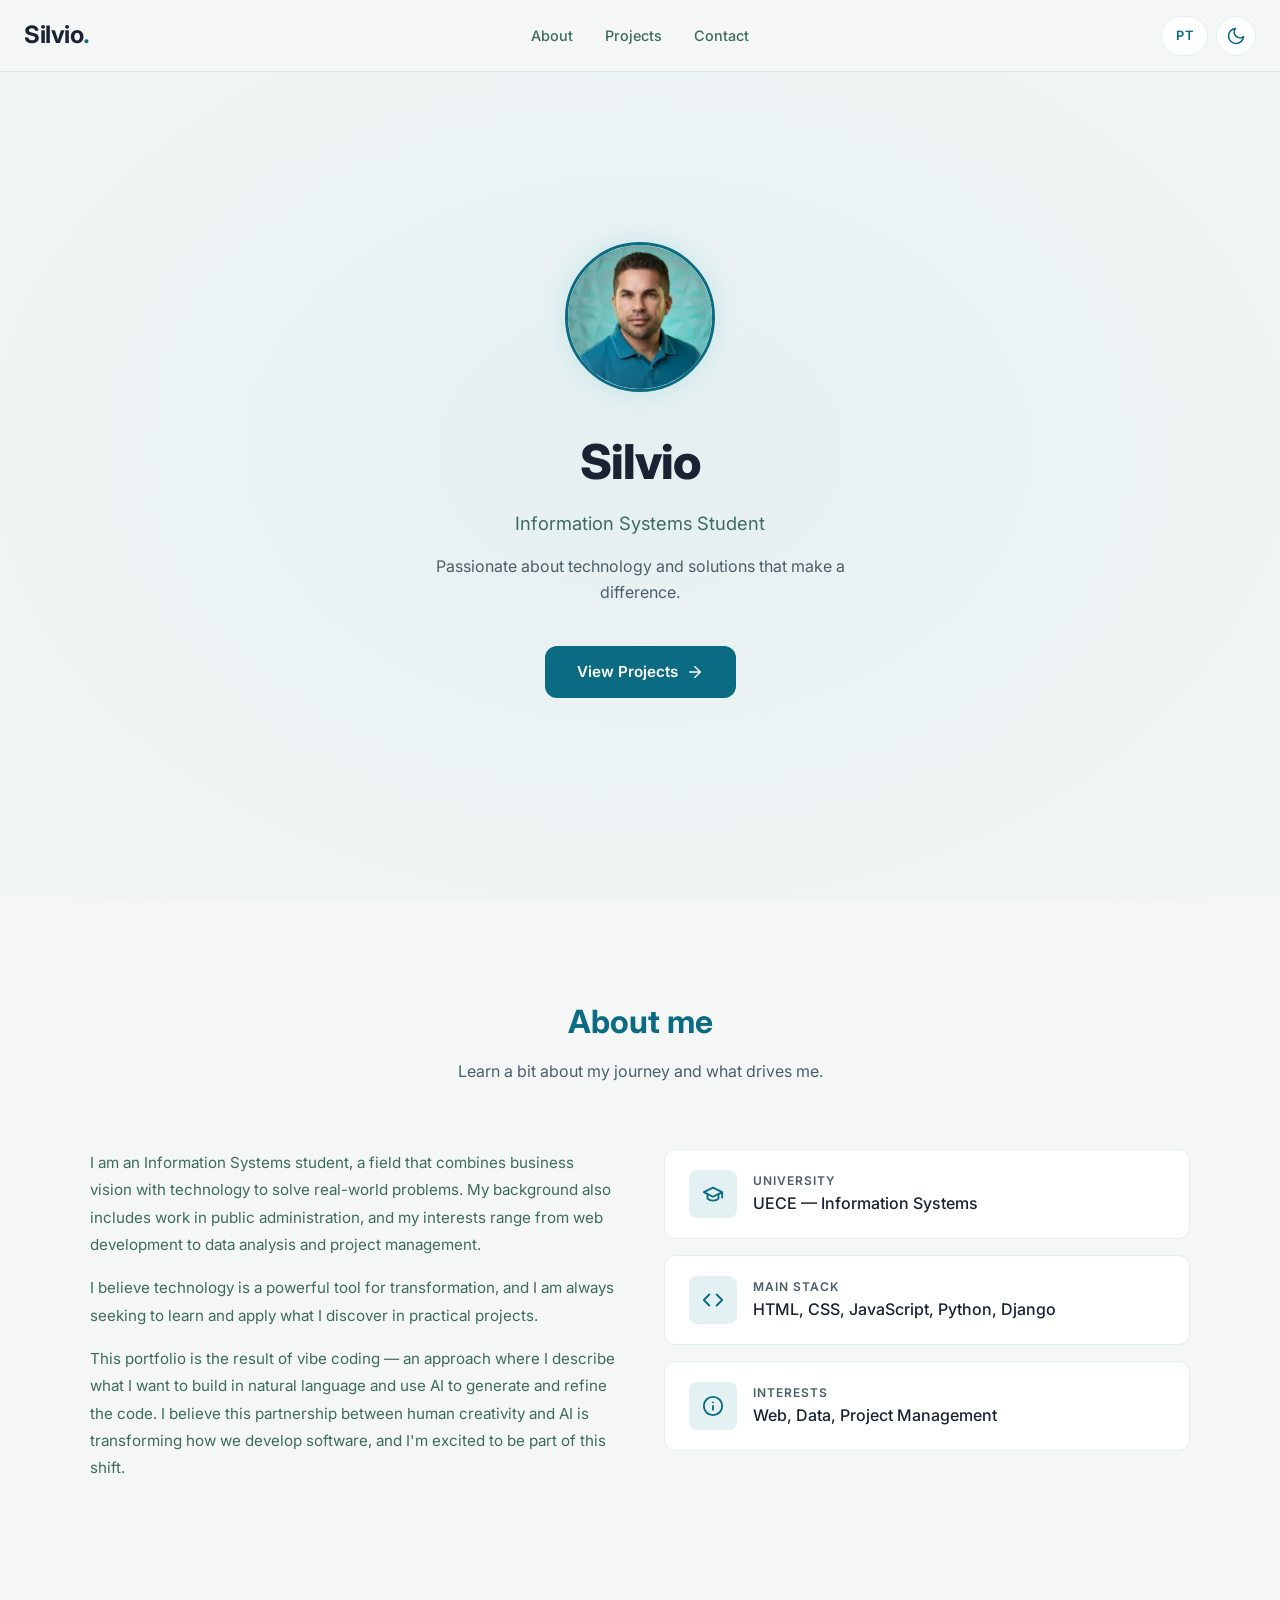
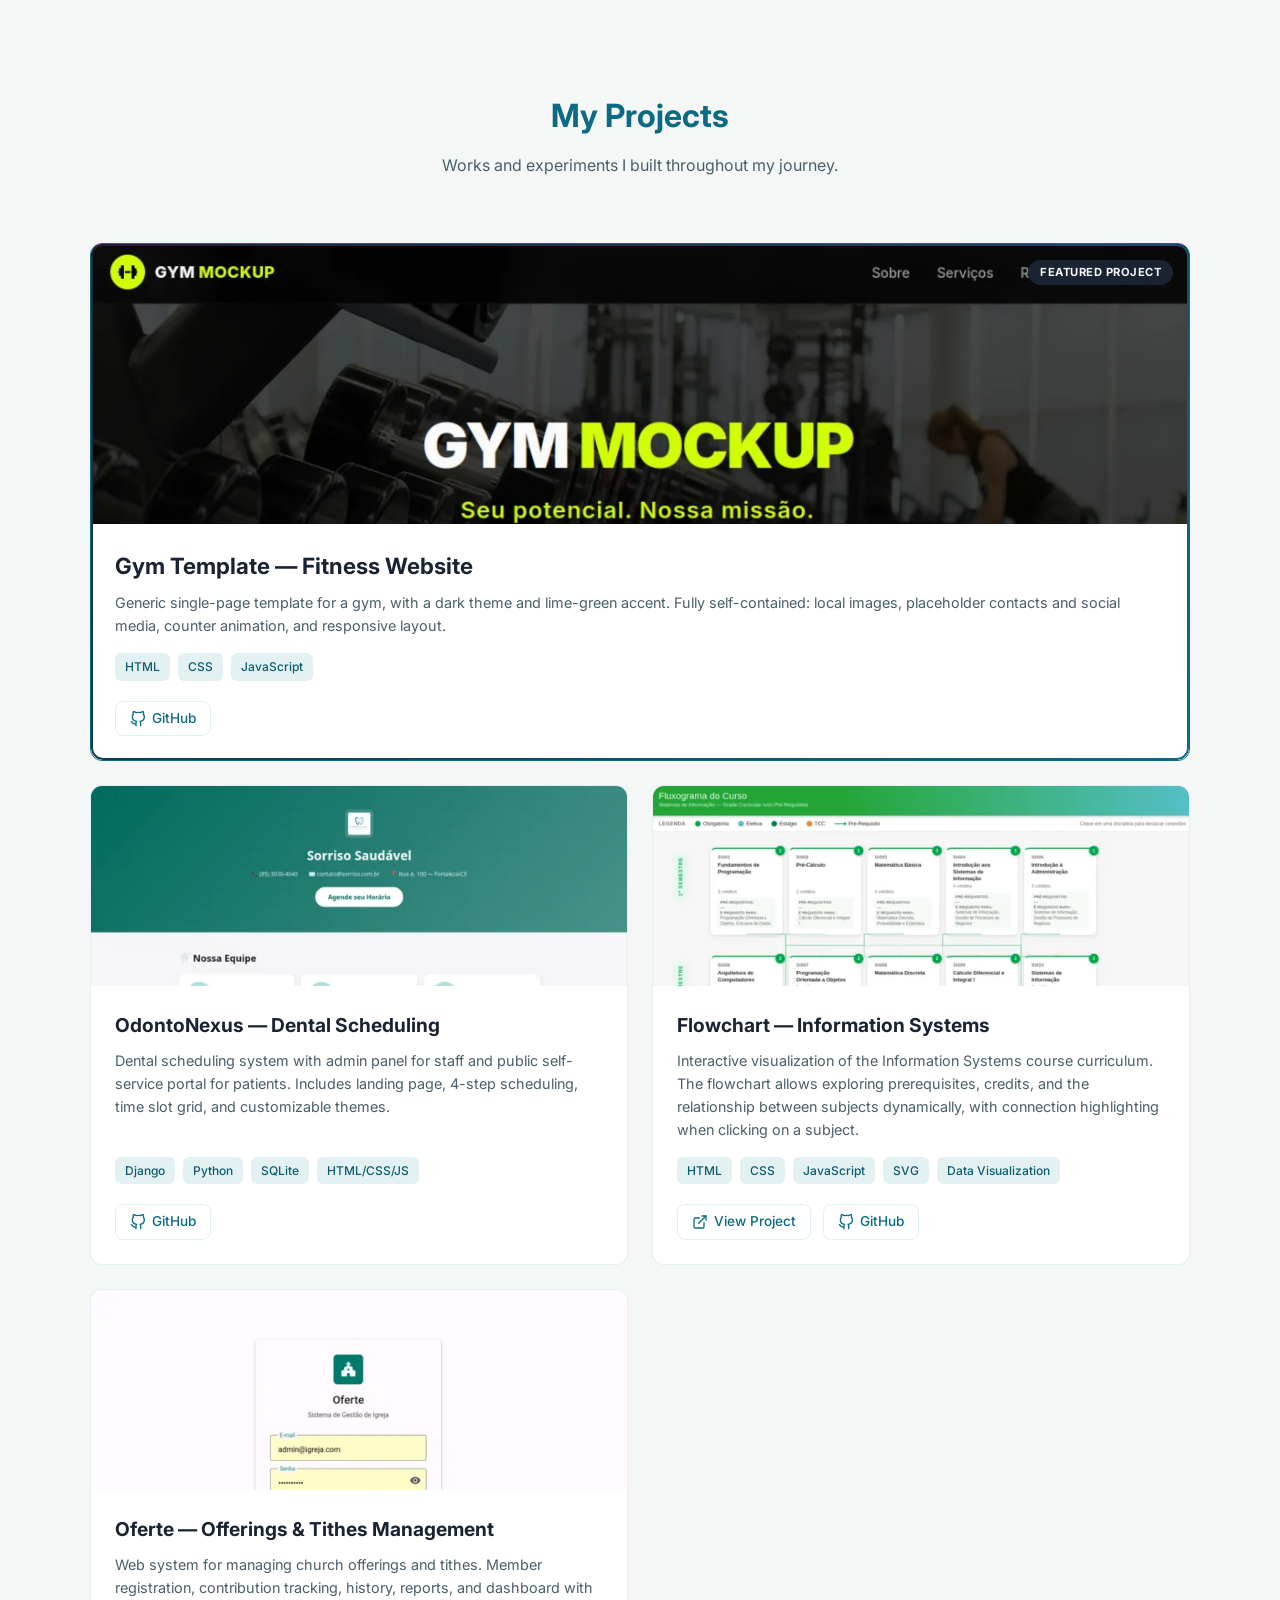
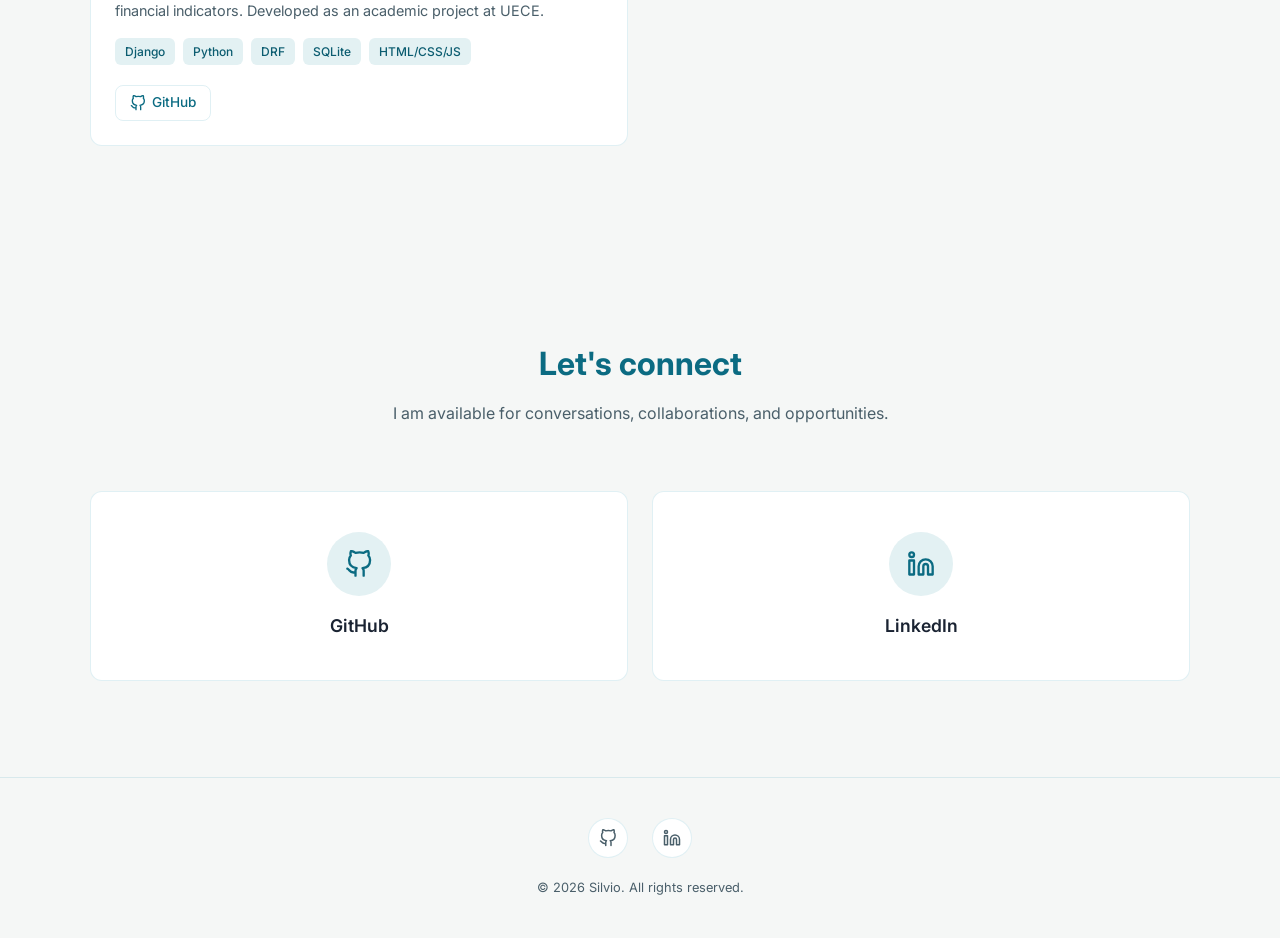
<file: index.html>
<!DOCTYPE html>
<html lang="pt-BR">
<head>
  <meta charset="UTF-8">
  <meta name="viewport" content="width=device-width, initial-scale=1.0">
  <title>Silvio | Portfólio</title>
  <meta name="description" content="Portfólio de Silvio — estudante de Sistemas de Informação na UECE, com projetos em Python/Django, HTML/CSS/JS e visualização de dados.">
  <link rel="canonical" href="https://silviosouza1986.github.io/">
  <meta name="theme-color" content="#0f1419" media="(prefers-color-scheme: dark)">
  <meta name="theme-color" content="#f5f7f6" media="(prefers-color-scheme: light)">

  <!-- Open Graph -->
  <meta property="og:type" content="website">
  <meta property="og:url" content="https://silviosouza1986.github.io/">
  <meta property="og:title" content="Silvio | Portfólio">
  <meta property="og:description" content="Estudante de Sistemas de Informação na UECE, com projetos em Python/Django, HTML/CSS/JS e visualização de dados.">
  <meta property="og:image" content="https://silviosouza1986.github.io/assets/og-image.png">
  <meta property="og:image:width" content="1200">
  <meta property="og:image:height" content="630">
  <meta property="og:image:alt" content="Silvio — Sistemas de Informação">
  <meta property="og:locale" content="pt_BR">
  <meta property="og:locale:alternate" content="en_US">

  <!-- Twitter Card -->
  <meta name="twitter:card" content="summary_large_image">
  <meta name="twitter:title" content="Silvio | Portfólio">
  <meta name="twitter:description" content="Estudante de Sistemas de Informação na UECE, com projetos em Python/Django, HTML/CSS/JS e visualização de dados.">
  <meta name="twitter:image" content="https://silviosouza1986.github.io/assets/og-image.png">

  <link rel="icon" type="image/svg+xml" href="favicon.svg">
  <link rel="apple-touch-icon" href="apple-touch-icon.png">
  <link rel="preconnect" href="https://fonts.googleapis.com">
  <link rel="preconnect" href="https://fonts.gstatic.com" crossorigin>
  <link rel="stylesheet" href="https://fonts.googleapis.com/css2?family=Inter:wght@400;500;600;700;800&display=swap">
  <link rel="stylesheet" href="css/style.css">
</head>
<body>

  <a class="skip-link" href="#conteudo" data-i18n="skip.link">Pular para o conteúdo</a>

  <!-- NAVBAR -->
  <nav class="navbar" id="navbar" aria-label="Navegação principal">
    <a href="#" class="navbar__logo">Silvio<span>.</span></a>
    <ul class="navbar__links" id="navLinks">
      <li><a href="#sobre" data-i18n="nav.sobre">Sobre</a></li>
      <li><a href="#projetos" data-i18n="nav.projetos">Projetos</a></li>
      <li><a href="#contato" data-i18n="nav.contato">Contato</a></li>
    </ul>
    <div class="navbar__actions">
      <button class="lang-toggle" id="langToggle" aria-label="Alternar idioma">
        <span data-i18n="lang.code">EN</span>
      </button>
      <button class="theme-toggle" id="themeToggle" aria-label="Alternar tema">
        <svg aria-hidden="true" width="20" height="20" viewBox="0 0 24 24" fill="none" stroke="currentColor" stroke-width="2" stroke-linecap="round" stroke-linejoin="round">
          <circle cx="12" cy="12" r="5"/>
          <line x1="12" y1="1" x2="12" y2="3"/>
          <line x1="12" y1="21" x2="12" y2="23"/>
          <line x1="4.22" y1="4.22" x2="5.64" y2="5.64"/>
          <line x1="18.36" y1="18.36" x2="19.78" y2="19.78"/>
          <line x1="1" y1="12" x2="3" y2="12"/>
          <line x1="21" y1="12" x2="23" y2="12"/>
          <line x1="4.22" y1="19.78" x2="5.64" y2="18.36"/>
          <line x1="18.36" y1="5.64" x2="19.78" y2="4.22"/>
        </svg>
      </button>
      <button class="navbar__menu-btn" id="menuBtn" aria-label="Menu">
        <svg aria-hidden="true" width="24" height="24" viewBox="0 0 24 24" fill="none" stroke="currentColor" stroke-width="2" stroke-linecap="round">
          <line x1="3" y1="6" x2="21" y2="6"/>
          <line x1="3" y1="12" x2="21" y2="12"/>
          <line x1="3" y1="18" x2="21" y2="18"/>
        </svg>
      </button>
    </div>
  </nav>
  <div class="mobile-overlay" id="mobileOverlay" aria-hidden="true"></div>

  <main id="conteudo">

  <!-- HERO -->
  <section class="hero" id="hero">
    <div class="hero__content">
      <div class="hero__photo">
        <img src="assets/foto-perfil-320.webp"
             srcset="assets/foto-perfil-160.webp 160w, assets/foto-perfil-320.webp 320w"
             sizes="150px" width="320" height="320"
             alt="Silvio — foto de perfil" decoding="async" fetchpriority="high">
      </div>
      <h1 class="hero__name">Silvio</h1>
      <p class="hero__subtitle" data-i18n="hero.subtitle">Estudante de Sistemas de Informação</p>
      <p class="hero__tagline" data-i18n="hero.tagline">Apaixonado por tecnologia e soluções que fazem a diferença.</p>
      <a href="#projetos" class="btn btn--primary">
        <span data-i18n="hero.btn">Ver Projetos</span>
        <svg aria-hidden="true" width="18" height="18" viewBox="0 0 24 24" fill="none" stroke="currentColor" stroke-width="2" stroke-linecap="round" stroke-linejoin="round">
          <line x1="5" y1="12" x2="19" y2="12"/>
          <polyline points="12 5 19 12 12 19"/>
        </svg>
      </a>
    </div>
  </section>

  <!-- SOBRE -->
  <section class="section" id="sobre">
    <div class="container">
      <div class="section__header reveal">
        <h2 class="section__title"><span data-i18n="sobre.title">Sobre</span> <span data-i18n="sobre.title.span" class="text-accent">mim</span></h2>
        <p class="section__subtitle" data-i18n="sobre.subtitle">Conheça um pouco da minha trajetória e do que me move.</p>
      </div>
      <div class="sobre__grid">
        <div class="sobre__text reveal">
          <p data-i18n="sobre.p1">
            Sou estudante de Sistemas de Informação, uma área que une a visão de negócio com a tecnologia para resolver problemas reais. Minha trajetória também inclui atuação em gestão pública, e meu interesse vai do desenvolvimento web à análise de dados e gestão de projetos.
          </p>
          <p data-i18n="sobre.p2">
            Acredito que a tecnologia é uma ferramenta poderosa de transformação, e estou sempre buscando aprender e aplicar o que descubro em projetos práticos.
          </p>
          <p data-i18n="sobre.p3">
            Este portfólio é fruto do vibe coding — uma abordagem onde descrevo em linguagem natural o que quero construir e uso inteligência artificial para gerar e refinar o código. Acredito que essa parceria entre criatividade humana e IA está transformando a forma como desenvolvemos software, e estou animado em fazer parte dessa mudança.
          </p>
        </div>
        <div class="sobre__info reveal">
          <div class="info-card">
            <div class="info-card__icon">
              <svg aria-hidden="true" width="22" height="22" viewBox="0 0 24 24" fill="none" stroke="currentColor" stroke-width="2" stroke-linecap="round" stroke-linejoin="round">
                <path d="M22 10v6M2 10l10-5 10 5-10 5z"/>
                <path d="M6 12v5c3 3 9 3 12 0v-5"/>
              </svg>
            </div>
            <div>
              <div class="info-card__label" data-i18n="sobre.uni">Universidade</div>
              <div class="info-card__value" data-i18n="sobre.uni.value">UECE — Sistemas de Informação</div>
            </div>
          </div>
          <div class="info-card">
            <div class="info-card__icon">
              <svg aria-hidden="true" width="22" height="22" viewBox="0 0 24 24" fill="none" stroke="currentColor" stroke-width="2" stroke-linecap="round" stroke-linejoin="round">
                <polyline points="16 18 22 12 16 6"/>
                <polyline points="8 6 2 12 8 18"/>
              </svg>
            </div>
            <div>
              <div class="info-card__label" data-i18n="sobre.stack">Stack Principal</div>
              <div class="info-card__value" data-i18n="sobre.stack.value">HTML, CSS, JavaScript, Python, Django</div>
            </div>
          </div>
          <div class="info-card">
            <div class="info-card__icon">
              <svg aria-hidden="true" width="22" height="22" viewBox="0 0 24 24" fill="none" stroke="currentColor" stroke-width="2" stroke-linecap="round" stroke-linejoin="round">
                <circle cx="12" cy="12" r="10"/>
                <path d="M12 16v-4"/>
                <path d="M12 8h.01"/>
              </svg>
            </div>
            <div>
              <div class="info-card__label" data-i18n="sobre.interesses">Interesses</div>
              <div class="info-card__value" data-i18n="sobre.interesses.value">Web, Dados, Gestão de Projetos</div>
            </div>
          </div>
        </div>
      </div>
    </div>
  </section>

  <!-- PROJETOS -->
  <section class="section" id="projetos">
    <div class="container">
      <div class="section__header reveal">
        <h2 class="section__title"><span data-i18n="projetos.title">Meus</span> <span data-i18n="projetos.title.span" class="text-accent">Projetos</span></h2>
        <p class="section__subtitle" data-i18n="projetos.subtitle">Trabalhos e experimentos que construí ao longo da minha jornada.</p>
      </div>
      <div class="projetos__grid">

        <!-- PROJETO DESTAQUE: Gym Template -->
        <div class="projeto-card projeto-card--destaque reveal">
          <span class="projeto-card__badge" data-i18n="projetos.badge">Projeto Destaque</span>
          <div class="projeto-card__preview">
            <img src="assets/gym-template-640.webp"
                 srcset="assets/gym-template-640.webp 640w, assets/gym-template-1200.webp 1200w"
                 sizes="(min-width: 1148px) 1052px, calc(100vw - 32px)"
                 width="640" height="339" loading="lazy" decoding="async"
                 alt="Gym Template — site de academia">
          </div>
          <div class="projeto-card__body">
            <h3 class="projeto-card__title" data-i18n="projetos.gym.title">Gym Template — Site de Academia</h3>
            <p class="projeto-card__desc" data-i18n="projetos.gym.desc">
              Template genérico de página única para academia, com tema escuro e acento verde-limão. Totalmente auto-contido: imagens locais, contatos e redes sociais com placeholders, animação de contador e layout responsivo.
            </p>
            <div class="projeto-card__tags">
              <span class="tag">HTML</span>
              <span class="tag">CSS</span>
              <span class="tag">JavaScript</span>
            </div>
            <div class="projeto-card__links">
              <a href="https://github.com/silviosouza1986/gym-template" target="_blank" rel="noopener noreferrer">
                <svg aria-hidden="true" viewBox="0 0 24 24" fill="none" stroke="currentColor" stroke-width="2" stroke-linecap="round" stroke-linejoin="round">
                  <path d="M9 19c-5 1.5-5-2.5-7-3m14 6v-3.87a3.37 3.37 0 0 0-.94-2.61c3.14-.35 6.44-1.54 6.44-7A5.44 5.44 0 0 0 20 4.77 5.07 5.07 0 0 0 19.91 1S18.73.65 16 2.48a13.38 13.38 0 0 0-7 0C6.27.65 5.09 1 5.09 1A5.07 5.07 0 0 0 5 4.77a5.44 5.44 0 0 0-1.5 3.78c0 5.42 3.3 6.61 6.44 7A3.37 3.37 0 0 0 9 18.13V22"/>
                </svg>
                GitHub
              </a>
            </div>
          </div>
        </div>

        <!-- PROJETO: OdontoNexus -->
        <div class="projeto-card reveal">
          <div class="projeto-card__preview">
            <img src="assets/odontonexus-landing-640.webp"
                 srcset="assets/odontonexus-landing-640.webp 640w, assets/odontonexus-landing-1200.webp 1200w"
                 sizes="(min-width: 1148px) 514px, (min-width: 848px) calc(50vw - 36px), calc(100vw - 32px)"
                 width="640" height="320" loading="lazy" decoding="async"
                 alt="Landing page do OdontoNexus">
          </div>
          <div class="projeto-card__body">
            <h3 class="projeto-card__title" data-i18n="projetos.odontonexus.title">OdontoNexus — Agendamento Odontológico</h3>
            <p class="projeto-card__desc" data-i18n="projetos.odontonexus.desc">
              Sistema de agendamento odontológico com painel administrativo para a atendente e portal público de autoatendimento para o cliente. Inclui landing page, agendamento em 4 passos, grade de horários e temas personalizáveis.
            </p>
            <div class="projeto-card__tags">
              <span class="tag">Django</span>
              <span class="tag">Python</span>
              <span class="tag">SQLite</span>
              <span class="tag">HTML/CSS/JS</span>
            </div>
            <div class="projeto-card__links">
              <a href="https://github.com/silviosouza1986/OdontoNexus" target="_blank" rel="noopener noreferrer">
                <svg aria-hidden="true" viewBox="0 0 24 24" fill="none" stroke="currentColor" stroke-width="2" stroke-linecap="round" stroke-linejoin="round">
                  <path d="M9 19c-5 1.5-5-2.5-7-3m14 6v-3.87a3.37 3.37 0 0 0-.94-2.61c3.14-.35 6.44-1.54 6.44-7A5.44 5.44 0 0 0 20 4.77 5.07 5.07 0 0 0 19.91 1S18.73.65 16 2.48a13.38 13.38 0 0 0-7 0C6.27.65 5.09 1 5.09 1A5.07 5.07 0 0 0 5 4.77a5.44 5.44 0 0 0-1.5 3.78c0 5.42 3.3 6.61 6.44 7A3.37 3.37 0 0 0 9 18.13V22"/>
                </svg>
                GitHub
              </a>
            </div>
          </div>
        </div>

        <!-- PROJETO: Fluxograma SI -->
        <div class="projeto-card reveal">
          <div class="projeto-card__preview">
            <img src="fluxograma-si/fluxograma-si-640.webp"
                 srcset="fluxograma-si/fluxograma-si-640.webp 640w, fluxograma-si/fluxograma-si-1200.webp 1200w"
                 sizes="(min-width: 1148px) 514px, (min-width: 848px) calc(50vw - 36px), calc(100vw - 32px)"
                 width="640" height="307" loading="lazy" decoding="async"
                 alt="Fluxograma de Sistemas de Informação">
          </div>
          <div class="projeto-card__body">
            <h3 class="projeto-card__title" data-i18n="projetos.fluxograma.title">Fluxograma — Sistemas de Informação</h3>
            <p class="projeto-card__desc" data-i18n="projetos.fluxograma.desc">
              Visualização interativa da grade curricular do curso de Sistemas de Informação. O fluxograma permite explorar pré-requisitos, créditos e a relação entre disciplinas de forma dinâmica, com destaque de conexões ao clicar em uma matéria.
            </p>
            <div class="projeto-card__tags">
              <span class="tag">HTML</span>
              <span class="tag">CSS</span>
              <span class="tag">JavaScript</span>
              <span class="tag">SVG</span>
              <span class="tag" data-i18n="projetos.fluxograma.tag1">Visualização de Dados</span>
            </div>
            <div class="projeto-card__links">
              <a href="fluxograma-si/index.html" target="_blank" rel="noopener noreferrer">
                <svg aria-hidden="true" viewBox="0 0 24 24" fill="none" stroke="currentColor" stroke-width="2" stroke-linecap="round" stroke-linejoin="round">
                  <path d="M18 13v6a2 2 0 0 1-2 2H5a2 2 0 0 1-2-2V8a2 2 0 0 1 2-2h6"/>
                  <polyline points="15 3 21 3 21 9"/>
                  <line x1="10" y1="14" x2="21" y2="3"/>
                </svg>
                <span data-i18n="projetos.fluxograma.link">Ver Projeto</span>
              </a>
              <a href="https://github.com/silviosouza1986/silviosouza1986.github.io/tree/main/fluxograma-si" target="_blank" rel="noopener noreferrer">
                <svg aria-hidden="true" viewBox="0 0 24 24" fill="none" stroke="currentColor" stroke-width="2" stroke-linecap="round" stroke-linejoin="round">
                  <path d="M9 19c-5 1.5-5-2.5-7-3m14 6v-3.87a3.37 3.37 0 0 0-.94-2.61c3.14-.35 6.44-1.54 6.44-7A5.44 5.44 0 0 0 20 4.77 5.07 5.07 0 0 0 19.91 1S18.73.65 16 2.48a13.38 13.38 0 0 0-7 0C6.27.65 5.09 1 5.09 1A5.07 5.07 0 0 0 5 4.77a5.44 5.44 0 0 0-1.5 3.78c0 5.42 3.3 6.61 6.44 7A3.37 3.37 0 0 0 9 18.13V22"/>
                </svg>
                GitHub
              </a>
            </div>
          </div>
        </div>

        <!-- PROJETO: Oferte -->
        <div class="projeto-card reveal">
          <div class="projeto-card__preview">
            <img src="assets/oferte-login-640.webp"
                 srcset="assets/oferte-login-640.webp 640w, assets/oferte-login-1200.webp 1200w"
                 sizes="(min-width: 1148px) 514px, (min-width: 848px) calc(50vw - 36px), calc(100vw - 32px)"
                 width="640" height="365" loading="lazy" decoding="async"
                 alt="Tela de login do Oferte">
          </div>
          <div class="projeto-card__body">
            <h3 class="projeto-card__title" data-i18n="projetos.oferte.title">Oferte — Gestão de Ofertas e Dízimos</h3>
            <p class="projeto-card__desc" data-i18n="projetos.oferte.desc">
              Sistema web para gestão de ofertas e dízimos em igrejas. Cadastro de membros, registro de contribuições, histórico, relatórios e dashboard com indicadores financeiros. Desenvolvido como projeto acadêmico na UECE.
            </p>
            <div class="projeto-card__tags">
              <span class="tag">Django</span>
              <span class="tag">Python</span>
              <span class="tag">DRF</span>
              <span class="tag">SQLite</span>
              <span class="tag">HTML/CSS/JS</span>
            </div>
            <div class="projeto-card__links">
              <a href="https://github.com/silviosouza1986/oferte" target="_blank" rel="noopener noreferrer">
                <svg aria-hidden="true" viewBox="0 0 24 24" fill="none" stroke="currentColor" stroke-width="2" stroke-linecap="round" stroke-linejoin="round">
                  <path d="M9 19c-5 1.5-5-2.5-7-3m14 6v-3.87a3.37 3.37 0 0 0-.94-2.61c3.14-.35 6.44-1.54 6.44-7A5.44 5.44 0 0 0 20 4.77 5.07 5.07 0 0 0 19.91 1S18.73.65 16 2.48a13.38 13.38 0 0 0-7 0C6.27.65 5.09 1 5.09 1A5.07 5.07 0 0 0 5 4.77a5.44 5.44 0 0 0-1.5 3.78c0 5.42 3.3 6.61 6.44 7A3.37 3.37 0 0 0 9 18.13V22"/>
                </svg>
                GitHub
              </a>
            </div>
          </div>
        </div>

      </div>
    </div>
  </section>

  <!-- CONTATO -->
  <section class="section" id="contato">
    <div class="container">
      <div class="section__header reveal">
        <h2 class="section__title"><span data-i18n="contato.title">Vamos nos</span> <span data-i18n="contato.title.span" class="text-accent">conectar</span></h2>
        <p class="section__subtitle" data-i18n="contato.subtitle">Estou disponível para conversas, colaborações e oportunidades.</p>
      </div>
      <div class="contato__grid">
        <a href="https://github.com/silviosouza1986" class="contato-btn reveal" target="_blank" rel="noopener noreferrer">
          <div class="contato-btn__icon">
            <svg aria-hidden="true" viewBox="0 0 24 24" fill="none" stroke="currentColor" stroke-width="2" stroke-linecap="round" stroke-linejoin="round">
              <path d="M9 19c-5 1.5-5-2.5-7-3m14 6v-3.87a3.37 3.37 0 0 0-.94-2.61c3.14-.35 6.44-1.54 6.44-7A5.44 5.44 0 0 0 20 4.77 5.07 5.07 0 0 0 19.91 1S18.73.65 16 2.48a13.38 13.38 0 0 0-7 0C6.27.65 5.09 1 5.09 1A5.07 5.07 0 0 0 5 4.77a5.44 5.44 0 0 0-1.5 3.78c0 5.42 3.3 6.61 6.44 7A3.37 3.37 0 0 0 9 18.13V22"/>
            </svg>
          </div>
          <span class="contato-btn__label">GitHub</span>
        </a>
        <a href="https://www.linkedin.com/in/silviosouza1986/" class="contato-btn reveal" target="_blank" rel="noopener noreferrer">
          <div class="contato-btn__icon">
            <svg aria-hidden="true" viewBox="0 0 24 24" fill="none" stroke="currentColor" stroke-width="2" stroke-linecap="round" stroke-linejoin="round">
              <path d="M16 8a6 6 0 0 1 6 6v7h-4v-7a2 2 0 0 0-2-2 2 2 0 0 0-2 2v7h-4v-7a6 6 0 0 1 6-6z"/>
              <rect x="2" y="9" width="4" height="12"/>
              <circle cx="4" cy="4" r="2"/>
            </svg>
          </div>
          <span class="contato-btn__label">LinkedIn</span>
        </a>
      </div>
    </div>
  </section>

  </main>

  <!-- FOOTER -->
  <footer class="footer">
    <div class="footer__social">
      <a href="https://github.com/silviosouza1986" aria-label="GitHub" target="_blank" rel="noopener noreferrer">
        <svg aria-hidden="true" viewBox="0 0 24 24" fill="none" stroke="currentColor" stroke-width="2" stroke-linecap="round" stroke-linejoin="round">
          <path d="M9 19c-5 1.5-5-2.5-7-3m14 6v-3.87a3.37 3.37 0 0 0-.94-2.61c3.14-.35 6.44-1.54 6.44-7A5.44 5.44 0 0 0 20 4.77 5.07 5.07 0 0 0 19.91 1S18.73.65 16 2.48a13.38 13.38 0 0 0-7 0C6.27.65 5.09 1 5.09 1A5.07 5.07 0 0 0 5 4.77a5.44 5.44 0 0 0-1.5 3.78c0 5.42 3.3 6.61 6.44 7A3.37 3.37 0 0 0 9 18.13V22"/>
        </svg>
      </a>
      <a href="https://www.linkedin.com/in/silviosouza1986/" aria-label="LinkedIn" target="_blank" rel="noopener noreferrer">
        <svg aria-hidden="true" viewBox="0 0 24 24" fill="none" stroke="currentColor" stroke-width="2" stroke-linecap="round" stroke-linejoin="round">
          <path d="M16 8a6 6 0 0 1 6 6v7h-4v-7a2 2 0 0 0-2-2 2 2 0 0 0-2 2v7h-4v-7a6 6 0 0 1 6-6z"/>
          <rect x="2" y="9" width="4" height="12"/>
          <circle cx="4" cy="4" r="2"/>
        </svg>
      </a>
    </div>
    <p class="footer__copy" data-i18n="footer.copy">© 2026 Silvio. Todos os direitos reservados.</p>
  </footer>

  <script src="js/i18n.js"></script>
  <script src="js/main.js"></script>
</body>
</html>
</file>
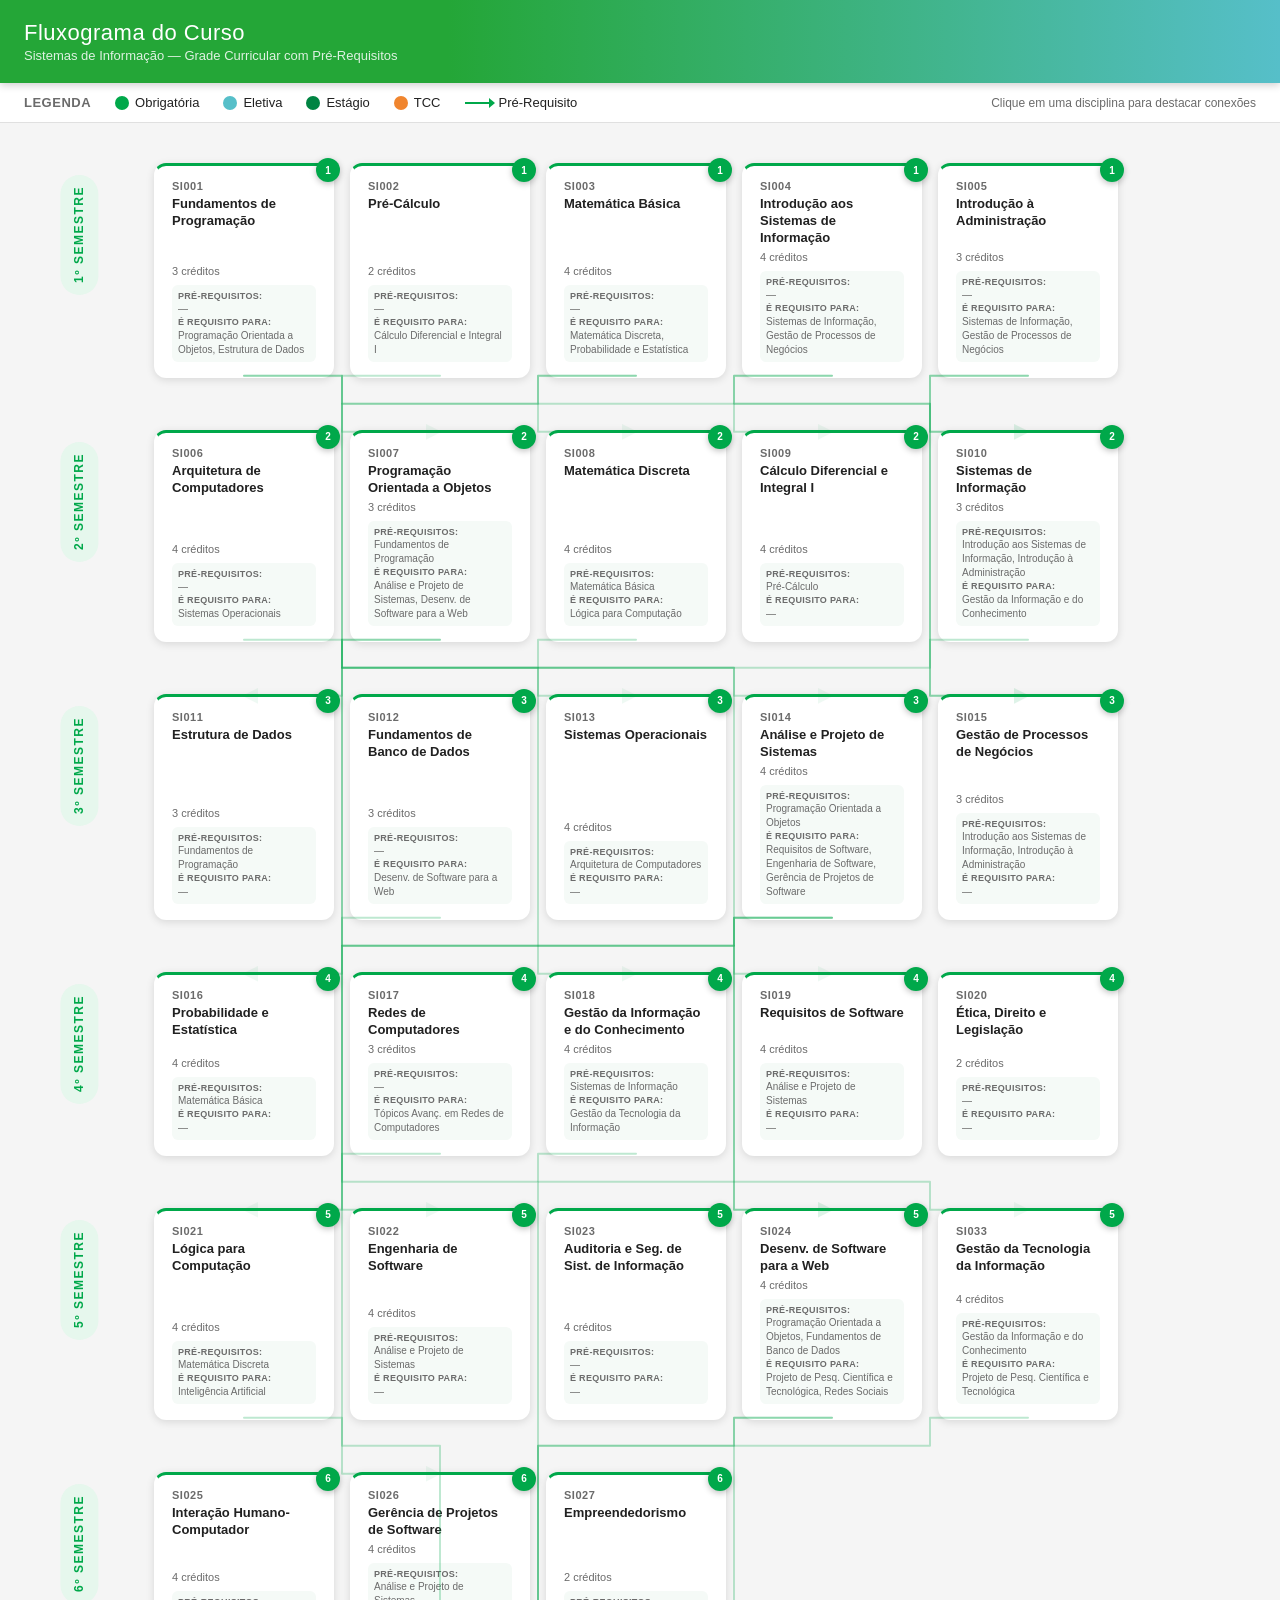
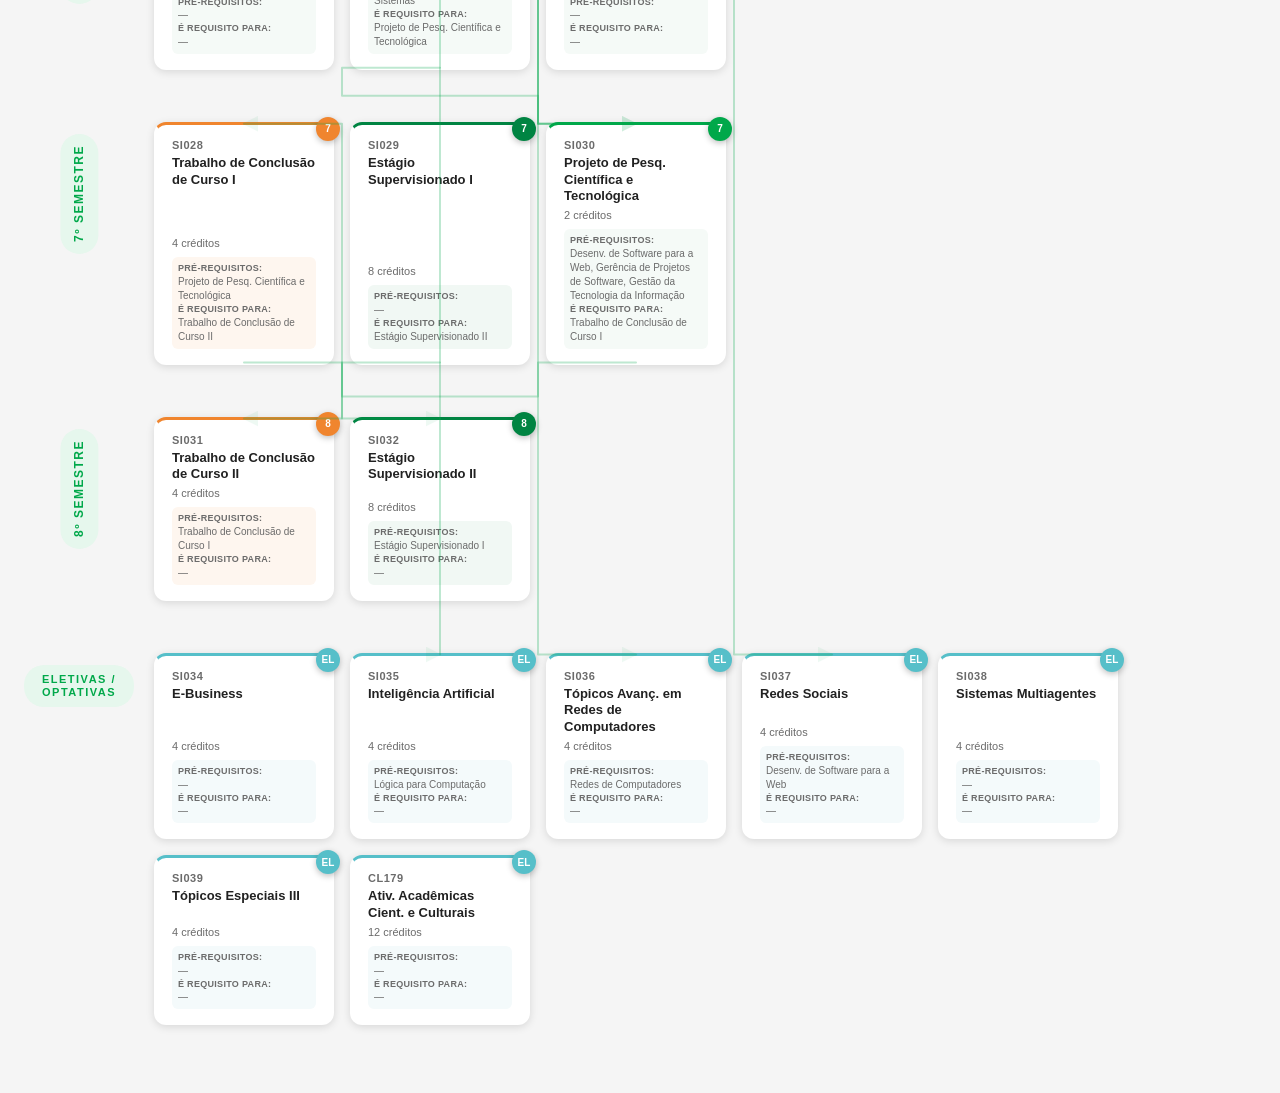
<file: fluxograma-si/index.html>
<!DOCTYPE html>
<html lang="pt-BR">
<head>
<meta charset="UTF-8">
<meta name="viewport" content="width=device-width, initial-scale=1.0">
<meta name="description" content="Fluxograma interativo da grade curricular de Sistemas de Informação: pré-requisitos, créditos e conexões entre disciplinas.">
<title>Fluxograma - Sistemas de Informação</title>
<style>
  * { margin: 0; padding: 0; box-sizing: border-box; }

  :root {
    --primary: #00a84a;
    --primary-light: #e6f7ed;
    --primary-dark: #008442;
    --accent: #f0852e;
    --accent-dark: #e06d10;
    --bg: #f5f5f5;
    --card-bg: #fff;
    --text: #212121;
    --text-secondary: #6b6b6b;
    --border: #e0e0e0;
    --shadow: 0 2px 8px rgba(0,0,0,0.12);
    --shadow-hover: 0 4px 20px rgba(0,0,0,0.18);
    --radius: 12px;
  }

  body {
    font-family: 'Segoe UI', Roboto, 'Helvetica Neue', Arial, sans-serif;
    background: var(--bg);
    color: var(--text);
    min-height: 100vh;
  }

  .app-bar {
    background: linear-gradient(to left, #56BFC9, #24A637 65%);
    color: #fff;
    padding: 20px 24px;
    display: flex;
    align-items: center;
    gap: 16px;
    box-shadow: 0 2px 8px rgba(0,0,0,0.2);
    position: sticky;
    top: 0;
    z-index: 100;
  }

  .app-bar h1 { font-size: 22px; font-weight: 500; letter-spacing: 0.5px; }
  .app-bar .subtitle { font-size: 13px; opacity: 0.85; margin-top: 2px; }

  .legend-bar {
    display: flex;
    gap: 24px;
    padding: 12px 24px;
    background: var(--card-bg);
    border-bottom: 1px solid var(--border);
    flex-wrap: wrap;
    align-items: center;
  }

  .legend-bar .title { font-weight: 600; font-size: 13px; color: var(--text-secondary); text-transform: uppercase; letter-spacing: 0.5px; }

  .legend-item { display: flex; align-items: center; gap: 6px; font-size: 13px; }
  .legend-item .dot { width: 14px; height: 14px; border-radius: 50%; flex-shrink: 0; }
  .legend-item .dot.sem { background: #00a84a; }
  .legend-item .dot.eletiva { background: #56BFC9; }
  .legend-item .dot.estagio { background: #008442; }
  .legend-item .dot.tcc { background: var(--accent); }
  .legend-item .line-sample { width: 28px; height: 2px; background: #00a84a; flex-shrink: 0; position: relative; }
  .legend-item .line-sample::after { content: ''; position: absolute; right: -2px; top: -4px; width: 0; height: 0; border-left: 6px solid #00a84a; border-top: 5px solid transparent; border-bottom: 5px solid transparent; }

  main {
    max-width: 1500px;
    margin: 0 auto;
    padding: 24px;
    overflow-x: auto;
  }

  .flowchart { position: relative; padding-top: 8px; }

  .semester-row {
    display: flex;
    gap: 20px;
    margin-bottom: 36px;
    position: relative;
    align-items: flex-start;
  }

  .semester-sidebar {
    width: 110px;
    min-width: 110px;
    padding-top: 20px;
    text-align: center;
    flex-shrink: 0;
  }

  .semester-sidebar .label {
    font-size: 12px;
    font-weight: 700;
    color: #00a84a;
    text-transform: uppercase;
    letter-spacing: 1.5px;
    background: #e6f7ed;
    border-radius: 20px;
    padding: 8px 12px;
    display: inline-block;
    writing-mode: vertical-lr;
    transform: rotate(180deg);
    min-height: 120px;
    line-height: 1.2;
  }

  .semester-sidebar .label.eletiva-label {
    writing-mode: horizontal-tb;
    transform: none;
    min-height: auto;
    font-size: 11px;
    padding: 8px 12px;
  }

  .cards-wrapper {
    display: flex;
    gap: 16px;
    flex-wrap: wrap;
    flex: 1;
    min-width: 0;
    padding: 8px 0;
  }

  .card {
    background: var(--card-bg);
    border-radius: var(--radius);
    box-shadow: var(--shadow);
    padding: 14px 16px;
    width: 180px;
    min-height: 86px;
    cursor: pointer;
    transition: all 0.25s cubic-bezier(0.4, 0, 0.2, 1);
    position: relative;
    border: 2px solid transparent;
    display: flex;
    flex-direction: column;
    gap: 2px;
    border-top: 3px solid var(--primary);
  }

  .card:hover {
    box-shadow: var(--shadow-hover);
    transform: translateY(-3px);
    border-color: var(--primary);
  }

  .card:focus-visible {
    outline: 3px solid var(--primary-dark);
    outline-offset: 2px;
  }

  .card.active {
    border-color: var(--primary);
    box-shadow: 0 0 0 3px rgba(0,168,74,0.3), var(--shadow-hover);
    transform: translateY(-3px);
    background: #e6f7ed;
  }

  .card.prereq {
    border-color: #008442 !important;
    box-shadow: 0 0 0 3px rgba(0,132,66,0.25), var(--shadow-hover);
    transform: translateY(-3px);
    background: #f1f8e9;
  }

  .card.dependent {
    border-color: var(--accent) !important;
    box-shadow: 0 0 0 3px rgba(240,133,46,0.25), var(--shadow-hover);
    transform: translateY(-3px);
    background: #fef3e8;
  }

  .card .code { font-size: 11px; color: var(--text-secondary); font-weight: 600; letter-spacing: 0.5px; }
  .card .name { font-size: 13px; font-weight: 600; line-height: 1.3; margin: 2px 0; flex: 1; }
  .card .credits { font-size: 11px; color: var(--text-secondary); }
  .card .card-info { font-size: 10px; color: var(--text-secondary); line-height: 1.4; margin-top: 6px; padding: 5px 6px; border-radius: 6px; background: #f5faf7; }
  .card .card-info span { display: block; }
  .card .card-info .label { font-weight: 700; text-transform: uppercase; letter-spacing: 0.3px; font-size: 9px; }
  .card.eletiva .card-info { background: #f4fafb; }
  .card.estagio .card-info { background: #f1f8f4; }
  .card.tcc .card-info { background: #fef6ef; }

  .card .badge {
    position: absolute;
    top: -8px;
    right: -8px;
    width: 24px;
    height: 24px;
    border-radius: 50%;
    color: #fff;
    font-size: 10px;
    font-weight: 700;
    display: flex;
    align-items: center;
    justify-content: center;
    box-shadow: 0 2px 6px rgba(0,0,0,0.25);
    z-index: 5;
  }

  .card .badge { background: #00a84a; }
  .card.eletiva .badge { background: #56BFC9; }
  .card.estagio .badge { background: #008442; }
  .card.tcc .badge { background: #f0852e; }

  .card.eletiva { border-top-color: #56BFC9; }
  .card.estagio { border-top-color: #008442; }
  .card.tcc { border-top-color: var(--accent); }

  .svg-layer {
    position: absolute;
    top: 0;
    left: 0;
    width: 100%;
    height: 100%;
    pointer-events: none;
    z-index: 10;
  }

  .svg-layer svg {
    display: block;
  }

  .semester-row { position: relative; z-index: 2; }

  svg path.connection {
    stroke: #00a84a;
    stroke-width: 2;
    fill: none;
    stroke-linecap: round;
    stroke-linejoin: round;
    opacity: 0.25;
    transition: opacity 0.3s, stroke-width 0.3s;
  }

  svg path.connection.highlighted {
    opacity: 0.85;
    stroke-width: 3;
    stroke: #f0852e;
  }

  svg path.connection.incoming {
    opacity: 0.85;
    stroke-width: 3;
    stroke: #008442;
  }

  svg path.connection.outgoing {
    opacity: 0.85;
    stroke-width: 3;
    stroke: #f0852e;
  }

  .tooltip {
    position: fixed;
    background: #323232;
    color: #fff;
    padding: 12px 18px;
    border-radius: 8px;
    font-size: 13px;
    max-width: 300px;
    box-shadow: 0 8px 28px rgba(0,0,0,0.3);
    pointer-events: none;
    z-index: 1000;
    opacity: 0;
    transition: opacity 0.2s;
    line-height: 1.5;
  }

  .tooltip.visible { opacity: 1; }

  .tooltip .tt-title { font-weight: 600; font-size: 14px; margin-bottom: 4px; }
  .tooltip .tt-label { font-size: 11px; opacity: 0.7; text-transform: uppercase; letter-spacing: 0.5px; }

  @media (prefers-reduced-motion: reduce) {
    *, *::before, *::after {
      animation-duration: 0.01ms !important;
      animation-iteration-count: 1 !important;
      transition-duration: 0.01ms !important;
    }
    .card:hover, .card.active, .card.prereq, .card.dependent {
      transform: none;
    }
  }

  @media (max-width: 768px) {
    .card { width: 150px; min-height: 76px; padding: 10px 12px; }
    .app-bar { padding: 14px 16px; }
    .app-bar h1 { font-size: 18px; }
    main { padding: 12px; }
    .semester-row { gap: 12px; margin-bottom: 28px; }
    .semester-sidebar { width: 60px; min-width: 60px; }
    .semester-sidebar .label { font-size: 10px; padding: 6px 8px; min-height: 80px; }
  }

  @media (max-width: 480px) {
    .card { width: 140px; min-height: 70px; }
    .card .name { font-size: 11px; }
    .semester-row { gap: 8px; margin-bottom: 24px; }
    .legend-bar { gap: 12px; padding: 10px 12px; }
    .semester-sidebar { width: 50px; min-width: 50px; }
  }
</style>
</head>
<body>

<div class="app-bar">
  <div>
    <h1>Fluxograma do Curso</h1>
    <div class="subtitle">Sistemas de Informação &mdash; Grade Curricular com Pré-Requisitos</div>
  </div>
</div>

<div class="legend-bar">
  <span class="title">Legenda</span>
  <span class="legend-item"><span class="dot sem"></span> Obrigatória</span>
  <span class="legend-item"><span class="dot eletiva"></span> Eletiva</span>
  <span class="legend-item"><span class="dot estagio"></span> Estágio</span>
  <span class="legend-item"><span class="dot tcc"></span> TCC</span>
  <span class="legend-item"><span class="line-sample"></span> Pré-Requisito</span>
  <span style="font-size:12px;color:var(--text-secondary);margin-left:auto;">Clique em uma disciplina para destacar conexões</span>
</div>

<main>
  <div class="flowchart" id="flowchart">
    <div class="svg-layer" id="svgLayer">
      <svg id="svgConnections"></svg>
    </div>
  </div>
</main>

<div class="tooltip" id="tooltip"></div>

<script>
  const data = [
    { code: 'SI001', name: 'Fundamentos de Programação', semester: 1, credits: 3, prereqs: [], type: 'obrigatoria' },
    { code: 'SI002', name: 'Pré-Cálculo', semester: 1, credits: 2, prereqs: [], type: 'obrigatoria' },
    { code: 'SI003', name: 'Matemática Básica', semester: 1, credits: 4, prereqs: [], type: 'obrigatoria' },
    { code: 'SI004', name: 'Introdução aos Sistemas de Informação', semester: 1, credits: 4, prereqs: [], type: 'obrigatoria' },
    { code: 'SI005', name: 'Introdução à Administração', semester: 1, credits: 3, prereqs: [], type: 'obrigatoria' },

    { code: 'SI006', name: 'Arquitetura de Computadores', semester: 2, credits: 4, prereqs: [], type: 'obrigatoria' },
    { code: 'SI007', name: 'Programação Orientada a Objetos', semester: 2, credits: 3, prereqs: ['SI001'], type: 'obrigatoria' },
    { code: 'SI008', name: 'Matemática Discreta', semester: 2, credits: 4, prereqs: ['SI003'], type: 'obrigatoria' },
    { code: 'SI009', name: 'Cálculo Diferencial e Integral I', semester: 2, credits: 4, prereqs: ['SI002'], type: 'obrigatoria' },
    { code: 'SI010', name: 'Sistemas de Informação', semester: 2, credits: 3, prereqs: ['SI004', 'SI005'], type: 'obrigatoria' },

    { code: 'SI011', name: 'Estrutura de Dados', semester: 3, credits: 3, prereqs: ['SI001'], type: 'obrigatoria' },
    { code: 'SI012', name: 'Fundamentos de Banco de Dados', semester: 3, credits: 3, prereqs: [], type: 'obrigatoria' },
    { code: 'SI013', name: 'Sistemas Operacionais', semester: 3, credits: 4, prereqs: ['SI006'], type: 'obrigatoria' },
    { code: 'SI014', name: 'Análise e Projeto de Sistemas', semester: 3, credits: 4, prereqs: ['SI007'], type: 'obrigatoria' },
    { code: 'SI015', name: 'Gestão de Processos de Negócios', semester: 3, credits: 3, prereqs: ['SI004', 'SI005'], type: 'obrigatoria' },

    { code: 'SI016', name: 'Probabilidade e Estatística', semester: 4, credits: 4, prereqs: ['SI003'], type: 'obrigatoria' },
    { code: 'SI017', name: 'Redes de Computadores', semester: 4, credits: 3, prereqs: [], type: 'obrigatoria' },
    { code: 'SI018', name: 'Gestão da Informação e do Conhecimento', semester: 4, credits: 4, prereqs: ['SI010'], type: 'obrigatoria' },
    { code: 'SI019', name: 'Requisitos de Software', semester: 4, credits: 4, prereqs: ['SI014'], type: 'obrigatoria' },
    { code: 'SI020', name: 'Ética, Direito e Legislação', semester: 4, credits: 2, prereqs: [], type: 'obrigatoria' },

    { code: 'SI021', name: 'Lógica para Computação', semester: 5, credits: 4, prereqs: ['SI008'], type: 'obrigatoria' },
    { code: 'SI022', name: 'Engenharia de Software', semester: 5, credits: 4, prereqs: ['SI014'], type: 'obrigatoria' },
    { code: 'SI023', name: 'Auditoria e Seg. de Sist. de Informação', semester: 5, credits: 4, prereqs: [], type: 'obrigatoria' },
    { code: 'SI024', name: 'Desenv. de Software para a Web', semester: 5, credits: 4, prereqs: ['SI007', 'SI012'], type: 'obrigatoria' },
    { code: 'SI033', name: 'Gestão da Tecnologia da Informação', semester: 5, credits: 4, prereqs: ['SI018'], type: 'obrigatoria' },

    { code: 'SI025', name: 'Interação Humano-Computador', semester: 6, credits: 4, prereqs: [], type: 'obrigatoria' },
    { code: 'SI026', name: 'Gerência de Projetos de Software', semester: 6, credits: 4, prereqs: ['SI014'], type: 'obrigatoria' },
    { code: 'SI027', name: 'Empreendedorismo', semester: 6, credits: 2, prereqs: [], type: 'obrigatoria' },

    { code: 'SI028', name: 'Trabalho de Conclusão de Curso I', semester: 7, credits: 4, prereqs: ['SI030'], type: 'tcc' },
    { code: 'SI029', name: 'Estágio Supervisionado I', semester: 7, credits: 8, prereqs: [], type: 'estagio' },
    { code: 'SI030', name: 'Projeto de Pesq. Científica e Tecnológica', semester: 7, credits: 2, prereqs: ['SI024', 'SI026', 'SI033'], type: 'obrigatoria' },

    { code: 'SI031', name: 'Trabalho de Conclusão de Curso II', semester: 8, credits: 4, prereqs: ['SI028'], type: 'tcc' },
    { code: 'SI032', name: 'Estágio Supervisionado II', semester: 8, credits: 8, prereqs: ['SI029'], type: 'estagio' },

    { code: 'SI034', name: 'E-Business', semester: 99, credits: 4, prereqs: [], type: 'eletiva' },
    { code: 'SI035', name: 'Inteligência Artificial', semester: 99, credits: 4, prereqs: ['SI021'], type: 'eletiva' },
    { code: 'SI036', name: 'Tópicos Avanç. em Redes de Computadores', semester: 99, credits: 4, prereqs: ['SI017'], type: 'eletiva' },
    { code: 'SI037', name: 'Redes Sociais', semester: 99, credits: 4, prereqs: ['SI024'], type: 'eletiva' },
    { code: 'SI038', name: 'Sistemas Multiagentes', semester: 99, credits: 4, prereqs: [], type: 'eletiva' },
    { code: 'SI039', name: 'Tópicos Especiais III', semester: 99, credits: 4, prereqs: [], type: 'eletiva' },
    { code: 'CL179', name: 'Ativ. Acadêmicas Cient. e Culturais', semester: 99, credits: 12, prereqs: [], type: 'eletiva' },
  ];

  const codeMap = {};
  data.forEach(d => codeMap[d.code] = d);

  function render() {
    const container = document.getElementById('flowchart');
    const svg = document.getElementById('svgConnections');
    svg.innerHTML = '';

    const semesters = {};
    data.forEach(d => {
      const sem = d.semester === 99 ? 99 : d.semester;
      if (!semesters[sem]) semesters[sem] = [];
      semesters[sem].push(d);
    });

    const sortedSems = Object.keys(semesters).map(Number).sort((a, b) => a - b);
    const normalSems = sortedSems.filter(s => s !== 99);
    const hasEletivas = sortedSems.includes(99);

    function createCard(d) {
      const card = document.createElement('div');
      card.className = 'card';

      if (d.type === 'eletiva') card.classList.add('eletiva');
      else if (d.type === 'estagio') card.classList.add('estagio');
      else if (d.type === 'tcc') card.classList.add('tcc');
      else card.classList.add('sem-' + String(d.semester).padStart(2, '0'));

      if (d.semester === 99) card.classList.add('sem-99');

      card.dataset.code = d.code;
      card.setAttribute('tabindex', '0');
      card.setAttribute('role', 'button');
      card.setAttribute('aria-pressed', 'false');
      card.setAttribute('aria-label', `${d.code} — ${d.name}, ${d.credits} créditos`);

      const prereqNames = d.prereqs.length
        ? d.prereqs.map(c => codeMap[c]?.name || c).join(', ')
        : '—';
      const dependentNames = data
        .filter(subj => subj.prereqs.includes(d.code))
        .map(subj => subj.name);
      const depText = dependentNames.length ? dependentNames.join(', ') : '—';

      const semLabel = d.semester === 99 ? 'EL' : d.semester;
      card.innerHTML = `
        <div class="badge">${semLabel}</div>
        <div class="code">${d.code}</div>
        <div class="name">${d.name}</div>
        <div class="credits">${d.credits} créditos</div>
        <div class="card-info">
          <span><span class="label pre">PRÉ-REQUISITOS:</span> ${prereqNames}</span>
          <span><span class="label dep">É REQUISITO PARA:</span> ${depText}</span>
        </div>
      `;

      card.addEventListener('click', () => highlightConnections(d.code));
      card.addEventListener('keydown', (e) => {
        if (e.key === 'Enter' || e.key === ' ' || e.key === 'Spacebar') {
          e.preventDefault();
          highlightConnections(d.code);
        }
      });
      card.addEventListener('mouseenter', (e) => showTooltip(e, d));
      card.addEventListener('mouseleave', hideTooltip);
      card.addEventListener('focus', () => showTooltipForCard(card, d));
      card.addEventListener('blur', hideTooltip);

      return card;
    }

    function renderSemester(sem, isEletiva) {
      const row = document.createElement('div');
      row.className = 'semester-row';
      row.dataset.semester = sem;

      const sidebar = document.createElement('div');
      sidebar.className = 'semester-sidebar';

      const label = document.createElement('div');
      label.className = 'label';
      if (isEletiva) label.classList.add('eletiva-label');
      label.textContent = isEletiva ? 'ELETIVAS / OPTATIVAS' : `${sem}º SEMESTRE`;
      sidebar.appendChild(label);
      row.appendChild(sidebar);

      const wrapper = document.createElement('div');
      wrapper.className = 'cards-wrapper';

      semesters[sem].forEach(d => {
        wrapper.appendChild(createCard(d));
      });

      row.appendChild(wrapper);
      return row;
    }

    normalSems.forEach(sem => {
      container.appendChild(renderSemester(sem, false));
    });

    if (hasEletivas) {
      container.appendChild(renderSemester(99, true));
    }

    requestAnimationFrame(() => {
      requestAnimationFrame(() => {
        computeConnections();
      });
    });
  }

  function computeConnections() {
    const svg = document.getElementById('svgConnections');
    svg.innerHTML = '';
    const flowEl = document.getElementById('flowchart');

    const defs = document.createElementNS('http://www.w3.org/2000/svg', 'defs');
    svg.appendChild(defs);

    const marker = document.createElementNS('http://www.w3.org/2000/svg', 'marker');
    marker.setAttribute('id', 'arrowhead');
    marker.setAttribute('viewBox', '0 0 10 10');
    marker.setAttribute('refX', '9');
    marker.setAttribute('refY', '5');
    marker.setAttribute('markerWidth', '8');
    marker.setAttribute('markerHeight', '8');
    marker.setAttribute('orient', 'auto');
    const arrowPath = document.createElementNS('http://www.w3.org/2000/svg', 'polygon');
    arrowPath.setAttribute('points', '0 0 10 5 0 10');
    arrowPath.setAttribute('fill', '#00a84a');
    arrowPath.setAttribute('opacity', '0.25');
    marker.appendChild(arrowPath);
    defs.appendChild(marker);

    function makeMarker(id, color, opacity) {
      const m = document.createElementNS('http://www.w3.org/2000/svg', 'marker');
      m.setAttribute('id', id);
      m.setAttribute('viewBox', '0 0 10 10');
      m.setAttribute('refX', '9');
      m.setAttribute('refY', '5');
      m.setAttribute('markerWidth', '8');
      m.setAttribute('markerHeight', '8');
      m.setAttribute('orient', 'auto');
      const p = document.createElementNS('http://www.w3.org/2000/svg', 'polygon');
      p.setAttribute('points', '0 0 10 5 0 10');
      p.setAttribute('fill', color);
      p.setAttribute('opacity', opacity);
      m.appendChild(p);
      return m;
    }

    defs.appendChild(makeMarker('arrowhead-hi', '#f0852e', '0.85'));
    defs.appendChild(makeMarker('arrowhead-in', '#008442', '0.85'));
    defs.appendChild(makeMarker('arrowhead-out', '#f0852e', '0.85'));

    const flowRect = flowEl.getBoundingClientRect();

    const rowEls = flowEl.querySelectorAll('.semester-row');
    const rowBounds = [];
    rowEls.forEach(el => {
      const rect = el.getBoundingClientRect();
      rowBounds.push({
        top: rect.top - flowRect.top,
        bottom: rect.bottom - flowRect.top,
      });
    });
    rowBounds.sort((a, b) => a.top - b.top);

    function findChannelY(fromY, toY) {
      const tolerance = 10;
      let fromRow = -1, toRow = -1;
      for (let i = 0; i < rowBounds.length; i++) {
        const r = rowBounds[i];
        if (fromY >= r.top - tolerance && fromY <= r.bottom + tolerance) fromRow = i;
        if (toY >= r.top - tolerance && toY <= r.bottom + tolerance) toRow = i;
      }
      if (fromRow < 0 || toRow < 0) return (fromY + toY) / 2;
      if (fromRow === toRow) return rowBounds[fromRow].bottom + 24;
      if (fromRow < toRow) {
        return (rowBounds[fromRow].bottom + rowBounds[fromRow + 1].top) / 2;
      } else {
        return (rowBounds[toRow].bottom + rowBounds[toRow + 1].top) / 2;
      }
    }

    const connections = [];

    data.forEach(d => {
      if (!d.prereqs.length) return;
      const cardEl = document.querySelector(`.card[data-code="${d.code}"]`);
      if (!cardEl) return;

      const toRect = cardEl.getBoundingClientRect();
      const toCenterX = toRect.left + toRect.width / 2 - flowRect.left;
      const toY = toRect.top - flowRect.top + 2;

      d.prereqs.forEach(preCode => {
        const preEl = document.querySelector(`.card[data-code="${preCode}"]`);
        if (!preEl) return;
        const fromRect = preEl.getBoundingClientRect();
        const fromCenterX = fromRect.left + fromRect.width / 2 - flowRect.left;
        const fromY = fromRect.top + fromRect.height - flowRect.top - 2;

        // Find the row containing each card
        const fromRow = preEl.closest('.semester-row');
        const toRow = cardEl.closest('.semester-row');

        // Get gap positions between cards in each row
        function getGapX(rowEl, cardCenterX) {
          if (!rowEl) return cardCenterX;
          const cards = rowEl.querySelectorAll('.card');
          const rects = [];
          cards.forEach(c => {
            const r = c.getBoundingClientRect();
            rects.push({ left: r.left, right: r.right });
          });
          rects.sort((a, b) => a.left - b.left);
          if (rects.length < 2) return cardCenterX;
          let bestGap = cardCenterX;
          let bestDist = Infinity;
          for (let i = 0; i < rects.length - 1; i++) {
            const gap = (rects[i].right + rects[i + 1].left) / 2 - flowRect.left;
            const dist = Math.abs(gap - cardCenterX);
            if (dist < bestDist) {
              bestDist = dist;
              bestGap = gap;
            }
          }
          return bestGap;
        }

        const fromGapX = getGapX(fromRow, fromCenterX);
        const toGapX = getGapX(toRow, toCenterX);

        connections.push({
          fromCenterX, fromY, toCenterX, toY,
          fromGapX, toGapX,
          fromCode: preCode, toCode: d.code
        });
      });
    });

    connections.forEach(conn => {
      const channelY = findChannelY(conn.fromY, conn.toY);

      const pathD = `M ${conn.fromCenterX} ${conn.fromY}
                     L ${conn.fromGapX} ${conn.fromY}
                     L ${conn.fromGapX} ${channelY}
                     L ${conn.toGapX} ${channelY}
                     L ${conn.toGapX} ${conn.toY}
                     L ${conn.toCenterX} ${conn.toY}`;

      const path = document.createElementNS('http://www.w3.org/2000/svg', 'path');
      path.setAttribute('d', pathD);
      path.classList.add('connection');
      path.dataset.from = conn.fromCode;
      path.dataset.to = conn.toCode;
      path.setAttribute('marker-end', 'url(#arrowhead)');

      svg.appendChild(path);
    });

    const flowWidth = flowEl.scrollWidth;
    const flowHeight = flowEl.scrollHeight;
    svg.setAttribute('width', flowWidth);
    svg.setAttribute('height', flowHeight);
    svg.style.width = flowWidth + 'px';
    svg.style.height = flowHeight + 'px';
    svg.style.position = 'absolute';
    svg.style.top = '0';
    svg.style.left = '0';
  }

  let highlighted = false;

  function highlightConnections(code) {
    const paths = document.querySelectorAll('svg path.connection');
    const cards = document.querySelectorAll('.card');

    if (highlighted === code) {
      paths.forEach(l => {
        l.classList.remove('highlighted', 'incoming', 'outgoing');
        l.setAttribute('marker-end', 'url(#arrowhead)');
      });
      cards.forEach(c => {
        c.classList.remove('active', 'prereq', 'dependent');
        c.setAttribute('aria-pressed', 'false');
      });
      highlighted = false;
      return;
    }

    highlighted = code;
    paths.forEach(l => {
      l.classList.remove('highlighted', 'incoming', 'outgoing');
      l.setAttribute('marker-end', 'url(#arrowhead)');
    });
    cards.forEach(c => {
      c.classList.remove('active', 'prereq', 'dependent');
      c.setAttribute('aria-pressed', 'false');
    });

    const subject = codeMap[code];
    if (!subject) return;

    const activeCard = document.querySelector(`.card[data-code="${code}"]`);
    activeCard?.classList.add('active');
    activeCard?.setAttribute('aria-pressed', 'true');

    paths.forEach(l => {
      if (l.dataset.to === code) {
        l.classList.add('incoming');
        l.setAttribute('marker-end', 'url(#arrowhead-in)');
        const pre = l.dataset.from;
        document.querySelector(`.card[data-code="${pre}"]`)?.classList.add('prereq');
      } else if (l.dataset.from === code) {
        l.classList.add('outgoing');
        l.setAttribute('marker-end', 'url(#arrowhead-out)');
        const dep = l.dataset.to;
        document.querySelector(`.card[data-code="${dep}"]`)?.classList.add('dependent');
      }
    });
  }

  const tooltip = document.getElementById('tooltip');
  let tooltipTimeout;

  function renderTooltipContent(d) {
    const prereqNames = d.prereqs.length
      ? d.prereqs.map(c => codeMap[c]?.name || c).join(', ')
      : 'Nenhum';
    const dependentNames = data
      .filter(subj => subj.prereqs.includes(d.code))
      .map(subj => subj.name);
    const depText = dependentNames.length
      ? dependentNames.join(', ')
      : 'Nenhuma';

    tooltip.innerHTML = `
      <div class="tt-title">${d.code} - ${d.name}</div>
      <div style="margin-top:4px;"><span class="tt-label">PRÉ-REQUISITOS:</span> ${prereqNames}</div>
      <div><span class="tt-label">É REQUISITO PARA:</span> ${depText}</div>
    `;
  }

  function placeTooltip(x, y) {
    const tw = tooltip.offsetWidth || 280;
    const th = tooltip.offsetHeight || 100;
    let px = x, py = y;
    if (px + tw > window.innerWidth - 10) px = window.innerWidth - tw - 10;
    if (py + th > window.innerHeight - 10) py = window.innerHeight - th - 10;
    tooltip.style.left = px + 'px';
    tooltip.style.top = py + 'px';
    tooltip.classList.add('visible');
  }

  function showTooltip(e, d) {
    clearTimeout(tooltipTimeout);
    renderTooltipContent(d);
    placeTooltip(e.clientX + 16, e.clientY + 16);
  }

  function showTooltipForCard(cardEl, d) {
    clearTimeout(tooltipTimeout);
    renderTooltipContent(d);
    const r = cardEl.getBoundingClientRect();
    placeTooltip(r.left + 8, r.bottom + 8);
  }

  function hideTooltip() {
    tooltipTimeout = setTimeout(() => tooltip.classList.remove('visible'), 150);
  }

  let resizeTimer;
  window.addEventListener('resize', () => {
    clearTimeout(resizeTimer);
    resizeTimer = setTimeout(() => {
      requestAnimationFrame(() => {
        requestAnimationFrame(() => {
          computeConnections();
        });
      });
    }, 200);
  });

  render();
</script>
</body>
</html>
</file>
<file: css/style.css>
*, *::before, *::after {
  box-sizing: border-box;
  margin: 0;
  padding: 0;
}

:root {
  /* ===== Cores (semânticas) ===== */
  --bg-primary: #0f1419;
  --bg-card: #1a2332;
  --bg-surface: #152028;
  --bg-navbar: rgba(15, 20, 25, 0.85);

  --text-primary: #fdf4b0;
  --text-secondary: #a4dcb9;
  --text-muted: #9db0ba;
  --heading-accent: #fdf4b0;

  --border-color: rgba(91, 206, 191, 0.15);
  --glow: rgba(46, 151, 183, 0.3);

  --link: #32b9be;
  --accent: #5bcebf;
  --btn-bg: #5bcebf;
  --btn-text: #0f1419;
  --tag-bg: rgba(91, 206, 191, 0.12);
  --tag-text: #5bcebf;
  --focus-ring: #fdf4b0;

  /* ===== Raio e transição ===== */
  --radius: 12px;
  --radius-sm: 8px;
  --transition: 0.3s cubic-bezier(0.4, 0, 0.2, 1);

  /* ===== Escala de espaçamento (base 4 px) ===== */
  --space-1: 4px;
  --space-2: 8px;
  --space-3: 12px;
  --space-4: 16px;
  --space-6: 24px;
  --space-8: 32px;
  --space-12: 48px;
  --space-16: 64px;
  --space-24: 96px;
}

[data-theme="light"] {
  --bg-primary: #f5f7f6;
  --bg-card: #ffffff;
  --bg-surface: #eef2f0;
  --bg-navbar: rgba(245, 247, 246, 0.85);

  --text-primary: #1a2332;
  --text-secondary: #3d6b5e;
  --text-muted: #4a5f6a;
  --heading-accent: #1a2332;

  --border-color: rgba(46, 151, 183, 0.15);
  --glow: rgba(50, 185, 190, 0.2);

  --link: #0b6b82;
  --accent: #0b6b82;
  --btn-bg: #0b6b82;
  --btn-text: #ffffff;
  --tag-bg: #e3f1f3;
  --tag-text: #0b5c70;
  --focus-ring: #0b6b82;
}

html {
  scroll-behavior: smooth;
  scroll-padding-top: 80px;
}

body {
  font-family: 'Inter', system-ui, -apple-system, sans-serif;
  background: var(--bg-primary);
  color: var(--text-primary);
  line-height: 1.6;
  min-height: 100vh;
  overflow-x: hidden;
}

a {
  color: var(--link);
  text-decoration: none;
  transition: color var(--transition);
}

a:hover {
  color: var(--accent);
}

/* Estados de foco perceptíveis e consistentes (PORT-005) */
:focus-visible {
  outline: 2px solid var(--focus-ring);
  outline-offset: 2px;
  border-radius: 2px;
}

img {
  max-width: 100%;
  display: block;
}

/* Skip link — visível apenas ao receber foco (PORT-004) */
.skip-link {
  position: absolute;
  top: -48px;
  left: 16px;
  z-index: 2000;
  background: var(--bg-card);
  color: var(--accent);
  border: 1px solid var(--border-color);
  border-radius: var(--radius-sm);
  padding: 10px 16px;
  font-size: 0.9rem;
  font-weight: 600;
  transition: top var(--transition);
}

.skip-link:focus {
  top: 12px;
}

/* ========================
   NAVBAR
======================== */
.navbar {
  position: fixed;
  top: 0;
  left: 0;
  right: 0;
  z-index: 1000;
  background: var(--bg-navbar);
  backdrop-filter: blur(20px);
  -webkit-backdrop-filter: blur(20px);
  border-bottom: 1px solid var(--border-color);
  padding: 0 24px;
  height: 72px;
  display: grid;
  grid-template-columns: 1fr auto 1fr;
  align-items: center;
}

.navbar__logo {
  font-size: 1.5rem;
  font-weight: 700;
  color: var(--text-primary);
  letter-spacing: -0.5px;
}

.navbar__logo span {
  color: var(--accent);
}

.navbar__links {
  display: flex;
  align-items: center;
  gap: 32px;
  list-style: none;
  justify-content: center;
}

.navbar__links a {
  color: var(--text-secondary);
  font-size: 0.9rem;
  font-weight: 500;
  position: relative;
  padding: 4px 0;
}

.navbar__links a::after {
  content: '';
  position: absolute;
  bottom: -2px;
  left: 0;
  width: 0;
  height: 2px;
  background: var(--accent);
  transition: width var(--transition);
}

.navbar__links a:hover::after,
.navbar__links a.active::after {
  width: 100%;
}

.navbar__links a:hover,
.navbar__links a.active {
  color: var(--text-primary);
}

.theme-toggle {
  background: var(--bg-card);
  border: 1px solid var(--border-color);
  border-radius: 50%;
  width: 40px;
  height: 40px;
  display: flex;
  align-items: center;
  justify-content: center;
  cursor: pointer;
  color: var(--accent);
  font-size: 1.2rem;
  transition: all var(--transition);
}

.theme-toggle:hover {
  background: var(--bg-surface);
  box-shadow: 0 0 12px var(--glow);
}

.navbar__actions {
  display: flex;
  align-items: center;
  justify-content: end;
  gap: 8px;
}

.lang-toggle {
  background: var(--bg-card);
  border: 1px solid var(--border-color);
  border-radius: 20px;
  height: 40px;
  padding: 0 14px;
  display: flex;
  align-items: center;
  justify-content: center;
  cursor: pointer;
  color: var(--accent);
  font-size: 0.8rem;
  font-weight: 600;
  font-family: inherit;
  letter-spacing: 0.5px;
  transition: all var(--transition);
}

.lang-toggle:hover {
  background: var(--bg-surface);
  box-shadow: 0 0 12px var(--glow);
}

.navbar__menu-btn {
  display: none;
  background: none;
  border: none;
  color: var(--text-primary);
  font-size: 1.5rem;
  cursor: pointer;
  padding: 4px;
}

/* ========================
   HERO
======================== */
.hero {
  min-height: 100vh;
  min-height: 100dvh;
  display: flex;
  align-items: center;
  justify-content: center;
  padding: 120px var(--space-6) 80px;
  text-align: center;
  position: relative;
  overflow: hidden;
}

.hero::before {
  content: '';
  position: absolute;
  top: -50%;
  left: -50%;
  width: 200%;
  height: 200%;
  background: radial-gradient(
    ellipse at 50% 50%,
    rgba(46, 151, 183, 0.08) 0%,
    transparent 60%
  );
  pointer-events: none;
}

.hero__content {
  position: relative;
  z-index: 1;
  max-width: 640px;
}

.hero__photo {
  width: 150px;
  height: 150px;
  border-radius: 50%;
  margin: 0 auto 32px;
  background: var(--bg-card);
  border: 3px solid var(--accent);
  display: flex;
  align-items: center;
  justify-content: center;
  overflow: hidden;
  box-shadow: 0 0 30px var(--glow);
}

.hero__photo img {
  width: 100%;
  height: 100%;
  object-fit: cover;
}

.hero__name {
  font-size: clamp(2rem, 1.4rem + 3vw, 3rem);
  font-weight: 800;
  letter-spacing: -1px;
  margin-bottom: 8px;
  background: none;
  color: var(--heading-accent);
}

.hero__subtitle {
  font-size: 1.15rem;
  color: var(--text-secondary);
  font-weight: 400;
  margin-bottom: 16px;
}

.hero__tagline {
  font-size: 1rem;
  color: var(--text-muted);
  margin-bottom: 40px;
  max-width: 480px;
  margin-left: auto;
  margin-right: auto;
}

.btn {
  display: inline-flex;
  align-items: center;
  gap: 8px;
  padding: 14px 32px;
  border-radius: var(--radius);
  font-size: 0.95rem;
  font-weight: 600;
  cursor: pointer;
  transition: all var(--transition);
  border: none;
  font-family: inherit;
}

.btn--primary {
  background: var(--btn-bg);
  color: var(--btn-text);
}

.btn--primary:hover {
  transform: translateY(-2px);
  box-shadow: 0 8px 24px var(--glow);
  color: var(--btn-text);
}

.btn--primary span {
  color: inherit;
}

/* ========================
   SECTIONS (shared)
======================== */
.section {
  padding: var(--space-24) var(--space-6);
}

.section__header {
  text-align: center;
  margin-bottom: var(--space-16);
}

.section__title {
  font-size: clamp(1.5rem, 1.2rem + 1.5vw, 2rem);
  font-weight: 700;
  margin-bottom: 12px;
  color: var(--text-primary);
}

.section__title span {
  color: var(--accent);
}

.section__subtitle {
  font-size: 1rem;
  color: var(--text-muted);
  max-width: 520px;
  margin: 0 auto;
}

.container {
  max-width: 1100px;
  margin: 0 auto;
}

/* ========================
   SOBRE
======================== */
.sobre__grid {
  display: grid;
  grid-template-columns: 1fr 1fr;
  gap: var(--space-12);
  align-items: start;
}

.sobre__text p {
  color: var(--text-secondary);
  margin-bottom: 16px;
  font-size: 0.95rem;
  line-height: 1.8;
}

.sobre__info {
  display: grid;
  gap: var(--space-4);
}

.info-card {
  background: var(--bg-card);
  border: 1px solid var(--border-color);
  border-radius: var(--radius);
  padding: 20px 24px;
  display: flex;
  align-items: center;
  gap: 16px;
  transition: all var(--transition);
}

.info-card:hover {
  border-color: var(--link);
  box-shadow: 0 4px 20px var(--glow);
  transform: translateY(-2px);
}

.info-card__icon {
  width: 48px;
  height: 48px;
  border-radius: var(--radius-sm);
  background: var(--tag-bg);
  display: flex;
  align-items: center;
  justify-content: center;
  color: var(--accent);
  font-size: 1.3rem;
  flex-shrink: 0;
}

.info-card__label {
  font-size: 0.75rem;
  color: var(--text-muted);
  text-transform: uppercase;
  letter-spacing: 1px;
  font-weight: 600;
}

.info-card__value {
  font-size: 1rem;
  color: var(--text-primary);
  font-weight: 500;
}

/* ========================
   PROJETOS
======================== */
.projetos__grid {
  display: grid;
  grid-template-columns: repeat(auto-fit, minmax(min(100%, 400px), 1fr));
  gap: var(--space-6);
  justify-items: center;
}

.projeto-card {
  background: var(--bg-card);
  border: 1px solid var(--border-color);
  border-radius: var(--radius);
  overflow: hidden;
  transition: all var(--transition);
  display: flex;
  flex-direction: column;
  width: 100%;
}

.projeto-card:hover {
  border-color: var(--link);
  box-shadow: 0 8px 32px var(--glow);
  transform: translateY(-4px);
}

.projeto-card--destaque {
  border-color: var(--link);
  position: relative;
  grid-column: 1 / -1;
}

.projeto-card--destaque::before {
  content: '';
  position: absolute;
  inset: 0;
  border-radius: var(--radius);
  padding: 2px;
  background: linear-gradient(135deg, var(--heading-accent), var(--accent));
  -webkit-mask: linear-gradient(#fff 0 0) content-box, linear-gradient(#fff 0 0);
  mask: linear-gradient(#fff 0 0) content-box, linear-gradient(#fff 0 0);
  -webkit-mask-composite: xor;
  mask-composite: exclude;
  pointer-events: none;
}

.projeto-card__badge {
  position: absolute;
  top: 16px;
  right: 16px;
  background: var(--heading-accent);
  color: var(--bg-primary);
  font-size: 0.7rem;
  font-weight: 700;
  padding: 4px 12px;
  border-radius: 20px;
  text-transform: uppercase;
  letter-spacing: 0.5px;
}

.projeto-card__preview {
  height: 200px;
  background: var(--bg-surface);
  display: flex;
  align-items: center;
  justify-content: center;
  color: var(--text-muted);
  font-size: 2.5rem;
  overflow: hidden;
}

.projeto-card__preview img {
  width: 100%;
  height: 100%;
  object-fit: cover;
  object-position: top center;
}

.projeto-card--destaque .projeto-card__preview {
  height: 280px;
}

.projeto-card__body {
  padding: 24px;
  flex: 1;
  display: flex;
  flex-direction: column;
}

.projeto-card__title {
  font-size: 1.2rem;
  font-weight: 700;
  color: var(--text-primary);
  margin-bottom: 8px;
}

.projeto-card--destaque .projeto-card__title {
  font-size: 1.4rem;
}

.projeto-card__desc {
  font-size: 0.9rem;
  color: var(--text-muted);
  margin-bottom: 16px;
  line-height: 1.6;
  flex: 1;
}

.projeto-card__tags {
  display: flex;
  flex-wrap: wrap;
  gap: 8px;
  margin-bottom: 20px;
}

.tag {
  background: var(--tag-bg);
  color: var(--tag-text);
  font-size: 0.75rem;
  font-weight: 500;
  padding: 4px 10px;
  border-radius: 6px;
}

.projeto-card__links {
  display: flex;
  gap: 12px;
}

.projeto-card__links a {
  display: inline-flex;
  align-items: center;
  gap: 6px;
  font-size: 0.85rem;
  font-weight: 500;
  color: var(--link);
  padding: 6px 14px;
  border-radius: var(--radius-sm);
  border: 1px solid var(--border-color);
  transition: all var(--transition);
}

.projeto-card__links a:hover {
  background: var(--tag-bg);
  border-color: var(--link);
  color: var(--accent);
}

.projeto-card__links svg {
  width: 16px;
  height: 16px;
}

/* ========================
   CONTATO
======================== */
.contato__grid {
  display: grid;
  grid-template-columns: repeat(2, 1fr);
  gap: var(--space-6);
}

.contato-btn {
  display: flex;
  flex-direction: column;
  align-items: center;
  gap: 16px;
  padding: 40px 24px;
  background: var(--bg-card);
  border: 1px solid var(--border-color);
  border-radius: var(--radius);
  color: var(--text-primary);
  transition: all var(--transition);
  text-align: center;
}

.contato-btn:hover {
  border-color: var(--link);
  box-shadow: 0 8px 32px var(--glow);
  transform: translateY(-4px);
  color: var(--text-primary);
}

.contato-btn__icon {
  width: 64px;
  height: 64px;
  border-radius: 50%;
  background: var(--tag-bg);
  display: flex;
  align-items: center;
  justify-content: center;
}

.contato-btn__icon svg {
  width: 28px;
  height: 28px;
  color: var(--accent);
}

.contato-btn__label {
  font-size: 1.1rem;
  font-weight: 600;
}

/* ========================
   FOOTER
======================== */
.footer {
  padding: 40px 24px;
  text-align: center;
  border-top: 1px solid var(--border-color);
}

.footer__social {
  display: flex;
  justify-content: center;
  gap: 24px;
  margin-bottom: 20px;
}

.footer__social a {
  width: 40px;
  height: 40px;
  border-radius: 50%;
  background: var(--bg-card);
  border: 1px solid var(--border-color);
  display: flex;
  align-items: center;
  justify-content: center;
  color: var(--text-muted);
  transition: all var(--transition);
}

.footer__social a:hover {
  color: var(--accent);
  border-color: var(--link);
  box-shadow: 0 0 12px var(--glow);
}

.footer__social svg {
  width: 18px;
  height: 18px;
}

.footer__copy {
  font-size: 0.8rem;
  color: var(--text-muted);
}

/* ========================
   ANIMAÇÕES SCROLL
   Conteúdo visível por padrão; o ocultamento só ocorre
   quando o JS carrega (classe `js` no <html>) — RF-07.
======================== */
html.js .reveal {
  opacity: 0;
  transform: translateY(30px);
  transition: opacity 0.6s ease, transform 0.6s ease;
}

html.js .reveal.visible {
  opacity: 1;
  transform: translateY(0);
}

/* Movimento reduzido: desativar transições/animações não essenciais (PORT-006) */
@media (prefers-reduced-motion: reduce) {
  html {
    scroll-behavior: auto;
  }

  html.js .reveal {
    opacity: 1;
    transform: none;
    transition: none;
  }

  *,
  *::before,
  *::after {
    animation-duration: 0.01ms !important;
    animation-iteration-count: 1 !important;
    transition-duration: 0.01ms !important;
  }
}

/* ========================
   MOBILE MENU
======================== */
.mobile-overlay {
  display: none;
  position: fixed;
  inset: 0;
  background: rgba(0, 0, 0, 0.6);
  z-index: 999;
  opacity: 0;
  transition: opacity var(--transition);
}

.mobile-overlay.visible {
  opacity: 1;
}

/* ========================
   RESPONSIVO
======================== */
@media (max-width: 768px) {
  .navbar {
    grid-template-columns: 1fr auto;
  }

  .navbar__links {
    position: fixed;
    top: 0;
    right: -100%;
    width: 280px;
    height: 100vh;
    height: 100dvh;
    background: var(--bg-surface);
    flex-direction: column;
    padding: 80px 32px 32px;
    gap: 0;
    transition: right var(--transition), visibility var(--transition);
    visibility: hidden;
    z-index: 1001;
    border-left: 1px solid var(--border-color);
  }

  .navbar__links.open {
    right: 0;
    visibility: visible;
  }

  .navbar__links li {
    width: 100%;
  }

  .navbar__links a {
    display: block;
    padding: 14px 0;
    font-size: 1rem;
    border-bottom: 1px solid var(--border-color);
  }

  .navbar__links a::after {
    display: none;
  }

  .navbar__menu-btn {
    display: block;
    z-index: 1002;
  }

  .navbar__actions {
    z-index: 1002;
  }

  .mobile-overlay.visible {
    display: block;
  }

  .hero__subtitle {
    font-size: 1rem;
  }

  .sobre__grid {
    grid-template-columns: 1fr;
    gap: var(--space-8);
  }

  .projetos__grid {
    grid-template-columns: 1fr;
  }

  .projeto-card--destaque .projeto-card__preview {
    height: 200px;
  }

  .contato__grid {
    grid-template-columns: 1fr;
  }

  .section {
    padding: 64px 16px;
  }
}

@media (max-width: 480px) {
  .hero__photo {
    width: 120px;
    height: 120px;
  }

  .hero__photo img {
    width: 100%;
    height: 100%;
  }

  .section__title {
    font-size: 1.5rem;
  }

  .navbar {
    padding: 0 16px;
  }
}
</file>
